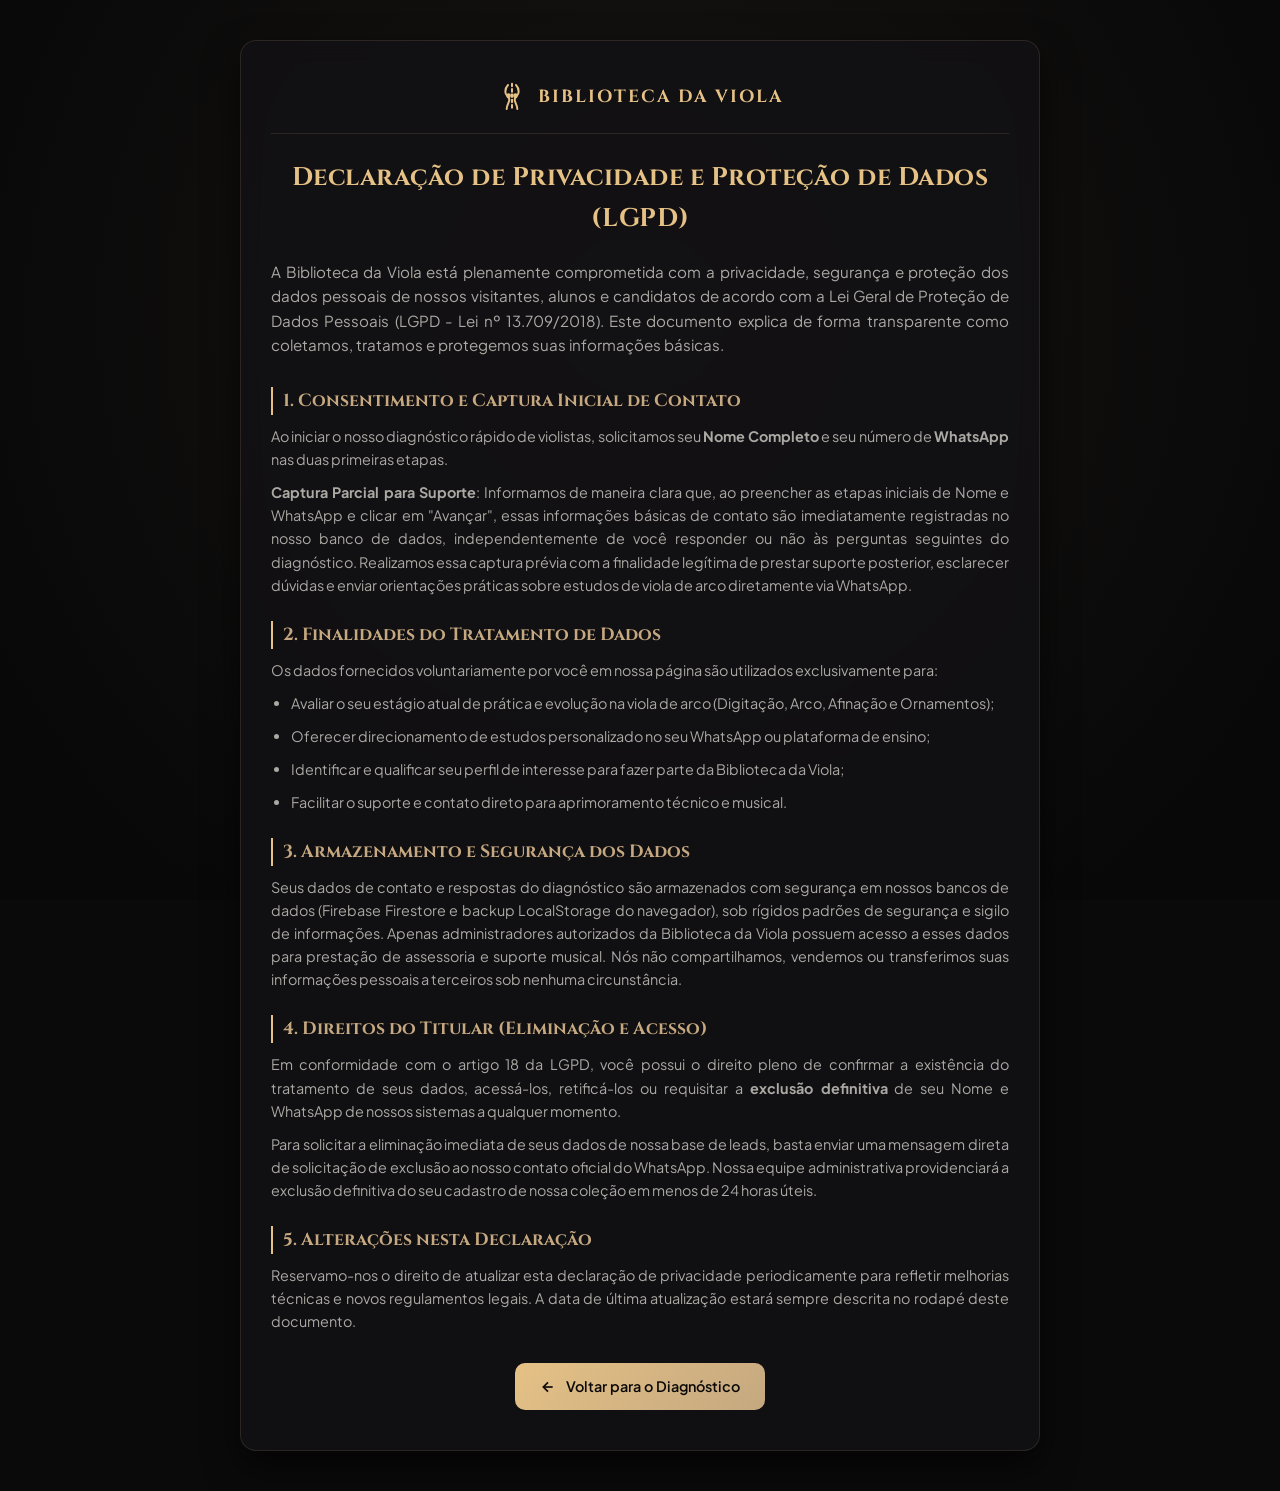
<file: politica-de-privacidade.html>
<!DOCTYPE html>
<html lang="pt-BR">
<head>
    <meta charset="UTF-8">
    <meta name="viewport" content="width=device-width, initial-scale=1.0">
    <title>Política de Privacidade (LGPD) | Biblioteca da Viola</title>
    
    <!-- Premium Google Fonts -->
    <link rel="preconnect" href="https://fonts.googleapis.com">
    <link rel="preconnect" href="https://fonts.gstatic.com" crossorigin>
    <link href="https://fonts.googleapis.com/css2?family=Cinzel:wght@500;700;900&family=Plus+Jakarta+Sans:wght@300;400;500;600;700&display=swap" rel="stylesheet">
    
    <style>
        :root {
            --font-heading: 'Cinzel', Georgia, serif;
            --font-body: 'Plus Jakarta Sans', system-ui, -apple-system, sans-serif;
            --bg-primary: #0a0a0b;
            --bg-gradient: radial-gradient(circle at 50% 35%, #181512 0%, #080809 85%);
            --bg-card: rgba(18, 17, 20, 0.85);
            --gold-primary: #c5a880;
            --gold-accent: #e5c185;
            --text-primary: #fcfaf6;
            --text-secondary: #aba9a4;
            --text-muted: #6e6d6a;
            --border-gold: rgba(197, 168, 128, 0.15);
            --radius-large: 16px;
            --radius-medium: 10px;
            --shadow-premium: 0 15px 35px rgba(0, 0, 0, 0.6);
        }

        * {
            margin: 0;
            padding: 0;
            box-sizing: border-box;
            outline: none;
        }

        body {
            background-color: var(--bg-primary);
            background-image: var(--bg-gradient);
            background-attachment: fixed;
            color: var(--text-primary);
            font-family: var(--font-body);
            min-height: 100vh;
            display: flex;
            flex-direction: column;
            align-items: center;
            justify-content: center;
            padding: 40px 20px;
            line-height: 1.6;
        }

        .policy-card {
            background-color: var(--bg-card);
            border: 1px solid var(--border-gold);
            border-radius: var(--radius-large);
            padding: 40px 30px;
            width: 100%;
            max-width: 800px;
            box-shadow: var(--shadow-premium);
            backdrop-filter: blur(12px);
        }

        .policy-logo {
            display: flex;
            align-items: center;
            justify-content: center;
            gap: 10px;
            margin-bottom: 24px;
            border-bottom: 1px solid var(--border-gold);
            padding-bottom: 20px;
        }

        .logo-icon {
            width: 32px;
            height: 32px;
            color: var(--gold-accent);
        }

        .logo-text {
            font-family: var(--font-heading);
            font-weight: 700;
            font-size: 1.1rem;
            letter-spacing: 2px;
            color: var(--gold-accent);
        }

        .policy-title {
            font-family: var(--font-heading);
            font-size: 1.6rem;
            margin-bottom: 20px;
            color: var(--gold-accent);
            text-align: center;
            letter-spacing: 0.5px;
        }

        .policy-intro {
            font-size: 0.95rem;
            color: var(--text-secondary);
            margin-bottom: 30px;
            text-align: justify;
        }

        .policy-section {
            margin-bottom: 24px;
        }

        .policy-section h2 {
            font-family: var(--font-heading);
            font-size: 1.1rem;
            color: var(--gold-primary);
            margin-bottom: 10px;
            border-left: 2px solid var(--gold-accent);
            padding-left: 10px;
        }

        .policy-section p, .policy-section li {
            font-size: 0.9rem;
            color: var(--text-secondary);
            text-align: justify;
            margin-bottom: 10px;
        }

        .policy-section ul {
            padding-left: 20px;
            margin-bottom: 10px;
        }

        .btn-back {
            display: inline-flex;
            align-items: center;
            justify-content: center;
            gap: 10px;
            width: 100%;
            max-width: 250px;
            padding: 12px 24px;
            background: linear-gradient(135deg, var(--gold-accent) 0%, var(--gold-primary) 100%);
            border: none;
            border-radius: var(--radius-medium);
            color: #0c0a08;
            font-family: var(--font-body);
            font-weight: 600;
            font-size: 0.9rem;
            cursor: pointer;
            transition: all 0.3s;
            text-decoration: none;
            margin: 30px auto 0 auto;
            display: flex;
        }

        .btn-back:hover {
            transform: translateY(-1px);
            box-shadow: 0 0 15px rgba(229, 193, 133, 0.3);
        }
    </style>
</head>
<body>

    <div class="policy-card">
        <div class="policy-logo">
            <svg class="logo-icon" viewBox="0 0 24 24" fill="none" stroke="currentColor" stroke-width="1.5">
                <path d="M9 3C9 3 7 5 7 8C7 11 10 12 10 14C10 16 8 18 8 21" stroke-linecap="round"/>
                <path d="M15 3C15 3 17 5 17 8C17 11 14 12 14 14C14 16 16 18 16 21" stroke-linecap="round"/>
                <circle cx="9.5" cy="11" r="1" fill="currentColor"/>
                <circle cx="14.5" cy="11" r="1" fill="currentColor"/>
                <path d="M12 2V22" stroke-dasharray="2 2" stroke-linecap="round"/>
            </svg>
            <span class="logo-text">BIBLIOTECA DA VIOLA</span>
        </div>

        <h1 class="policy-title">Declaração de Privacidade e Proteção de Dados (LGPD)</h1>
        
        <p class="policy-intro">
            A Biblioteca da Viola está plenamente comprometida com a privacidade, segurança e proteção dos dados pessoais de nossos visitantes, alunos e candidatos de acordo com a Lei Geral de Proteção de Dados Pessoais (LGPD - Lei nº 13.709/2018). Este documento explica de forma transparente como coletamos, tratamos e protegemos suas informações básicas.
        </p>

        <div class="policy-section">
            <h2>1. Consentimento e Captura Inicial de Contato</h2>
            <p>
                Ao iniciar o nosso diagnóstico rápido de violistas, solicitamos seu <strong>Nome Completo</strong> e seu número de <strong>WhatsApp</strong> nas duas primeiras etapas.
            </p>
            <p>
                <strong>Captura Parcial para Suporte</strong>: Informamos de maneira clara que, ao preencher as etapas iniciais de Nome e WhatsApp e clicar em "Avançar", essas informações básicas de contato são imediatamente registradas no nosso banco de dados, independentemente de você responder ou não às perguntas seguintes do diagnóstico. Realizamos essa captura prévia com a finalidade legítima de prestar suporte posterior, esclarecer dúvidas e enviar orientações práticas sobre estudos de viola de arco diretamente via WhatsApp.
            </p>
        </div>

        <div class="policy-section">
            <h2>2. Finalidades do Tratamento de Dados</h2>
            <p>Os dados fornecidos voluntariamente por você em nossa página são utilizados exclusivamente para:</p>
            <ul>
                <li>Avaliar o seu estágio atual de prática e evolução na viola de arco (Digitação, Arco, Afinação e Ornamentos);</li>
                <li>Oferecer direcionamento de estudos personalizado no seu WhatsApp ou plataforma de ensino;</li>
                <li>Identificar e qualificar seu perfil de interesse para fazer parte da Biblioteca da Viola;</li>
                <li>Facilitar o suporte e contato direto para aprimoramento técnico e musical.</li>
            </ul>
        </div>

        <div class="policy-section">
            <h2>3. Armazenamento e Segurança dos Dados</h2>
            <p>
                Seus dados de contato e respostas do diagnóstico são armazenados com segurança em nossos bancos de dados (Firebase Firestore e backup LocalStorage do navegador), sob rígidos padrões de segurança e sigilo de informações. Apenas administradores autorizados da Biblioteca da Viola possuem acesso a esses dados para prestação de assessoria e suporte musical. Nós não compartilhamos, vendemos ou transferimos suas informações pessoais a terceiros sob nenhuma circunstância.
            </p>
        </div>

        <div class="policy-section">
            <h2>4. Direitos do Titular (Eliminação e Acesso)</h2>
            <p>
                Em conformidade com o artigo 18 da LGPD, você possui o direito pleno de confirmar a existência do tratamento de seus dados, acessá-los, retificá-los ou requisitar a <strong>exclusão definitiva</strong> de seu Nome e WhatsApp de nossos sistemas a qualquer momento.
            </p>
            <p>
                Para solicitar a eliminação imediata de seus dados de nossa base de leads, basta enviar uma mensagem direta de solicitação de exclusão ao nosso contato oficial do WhatsApp. Nossa equipe administrativa providenciará a exclusão definitiva do seu cadastro de nossa coleção em menos de 24 horas úteis.
            </p>
        </div>

        <div class="policy-section">
            <h2>5. Alterações nesta Declaração</h2>
            <p>
                Reservamo-nos o direito de atualizar esta declaração de privacidade periodicamente para refletir melhorias técnicas e novos regulamentos legais. A data de última atualização estará sempre descrita no rodapé deste documento.
            </p>
        </div>

        <a href="index.html" class="btn-back">
            <svg viewBox="0 0 24 24" fill="none" stroke="currentColor" stroke-width="2.5" style="width:16px; height:16px;">
                <line x1="19" y1="12" x2="5" y2="12"></line>
                <polyline points="12 19 5 12 12 5"></polyline>
            </svg>
            Voltar para o Diagnóstico
        </a>
    </div>

</body>
</html>
</file>
